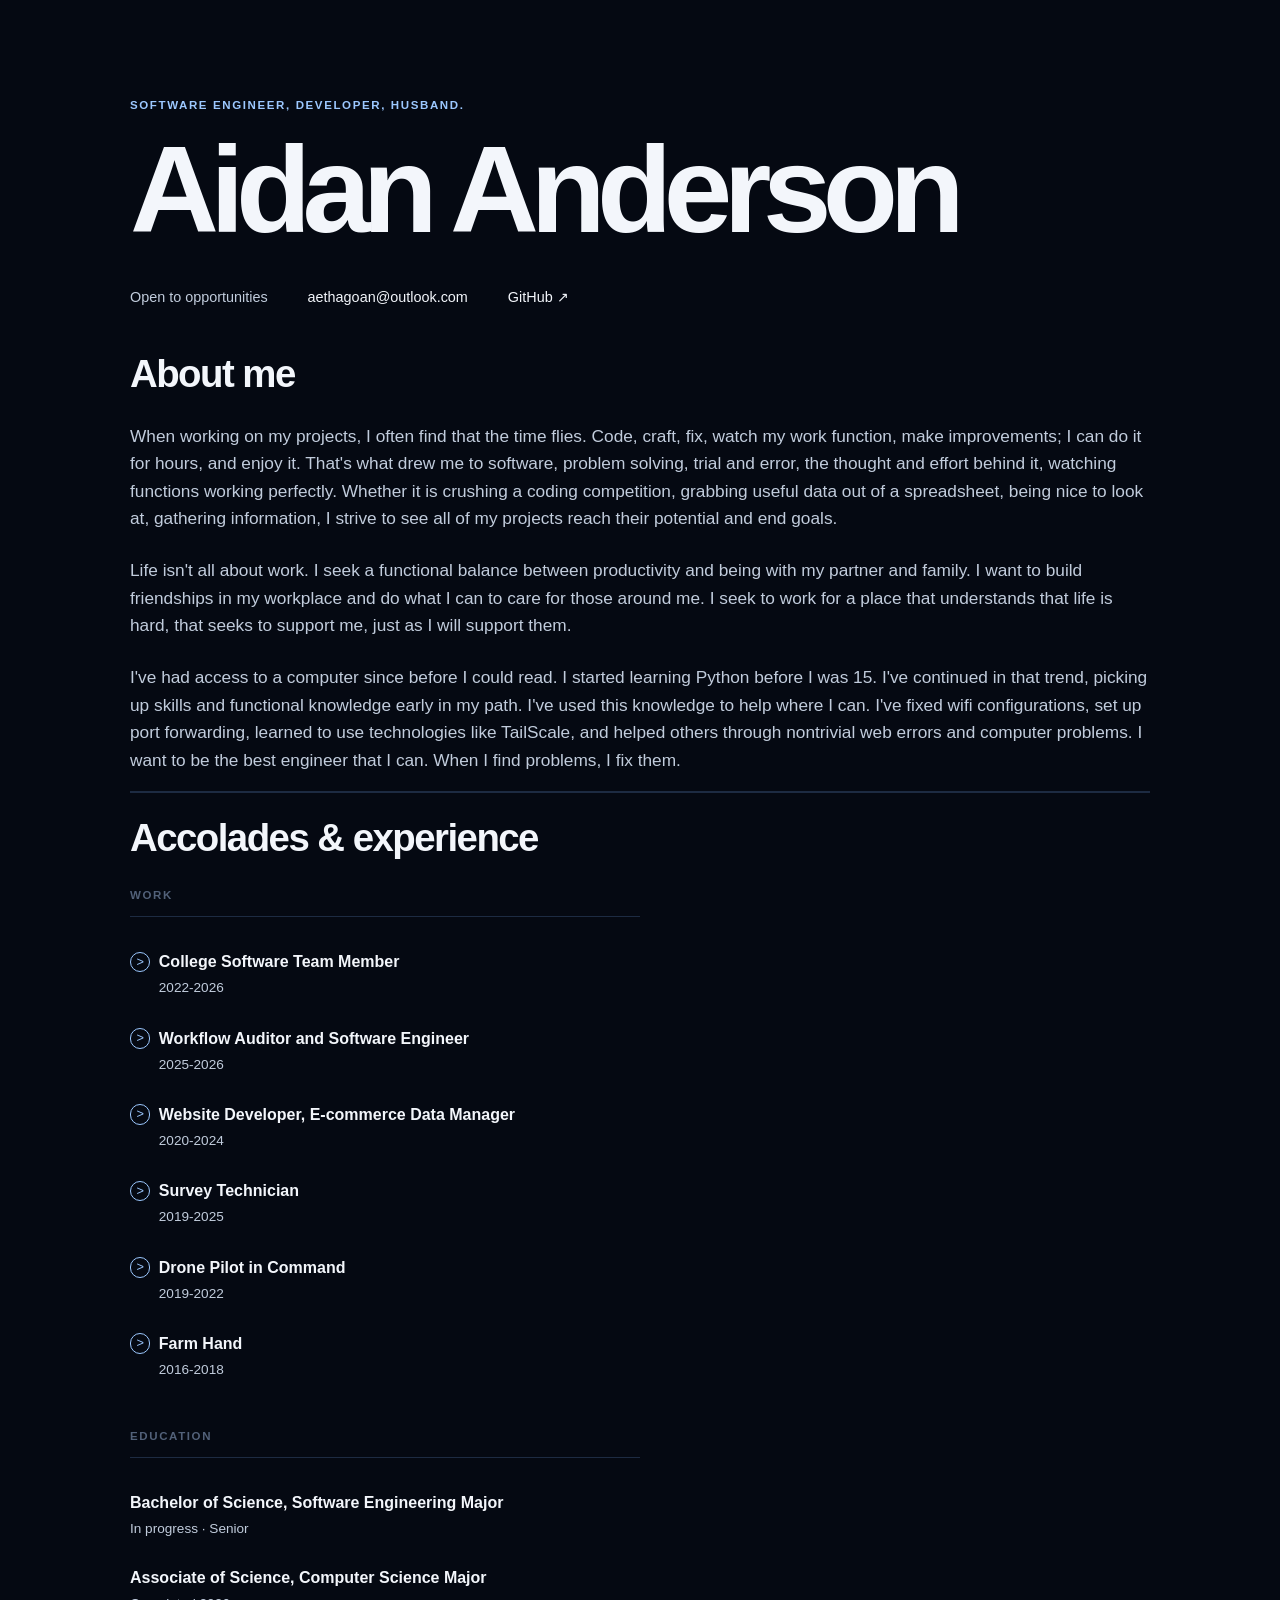
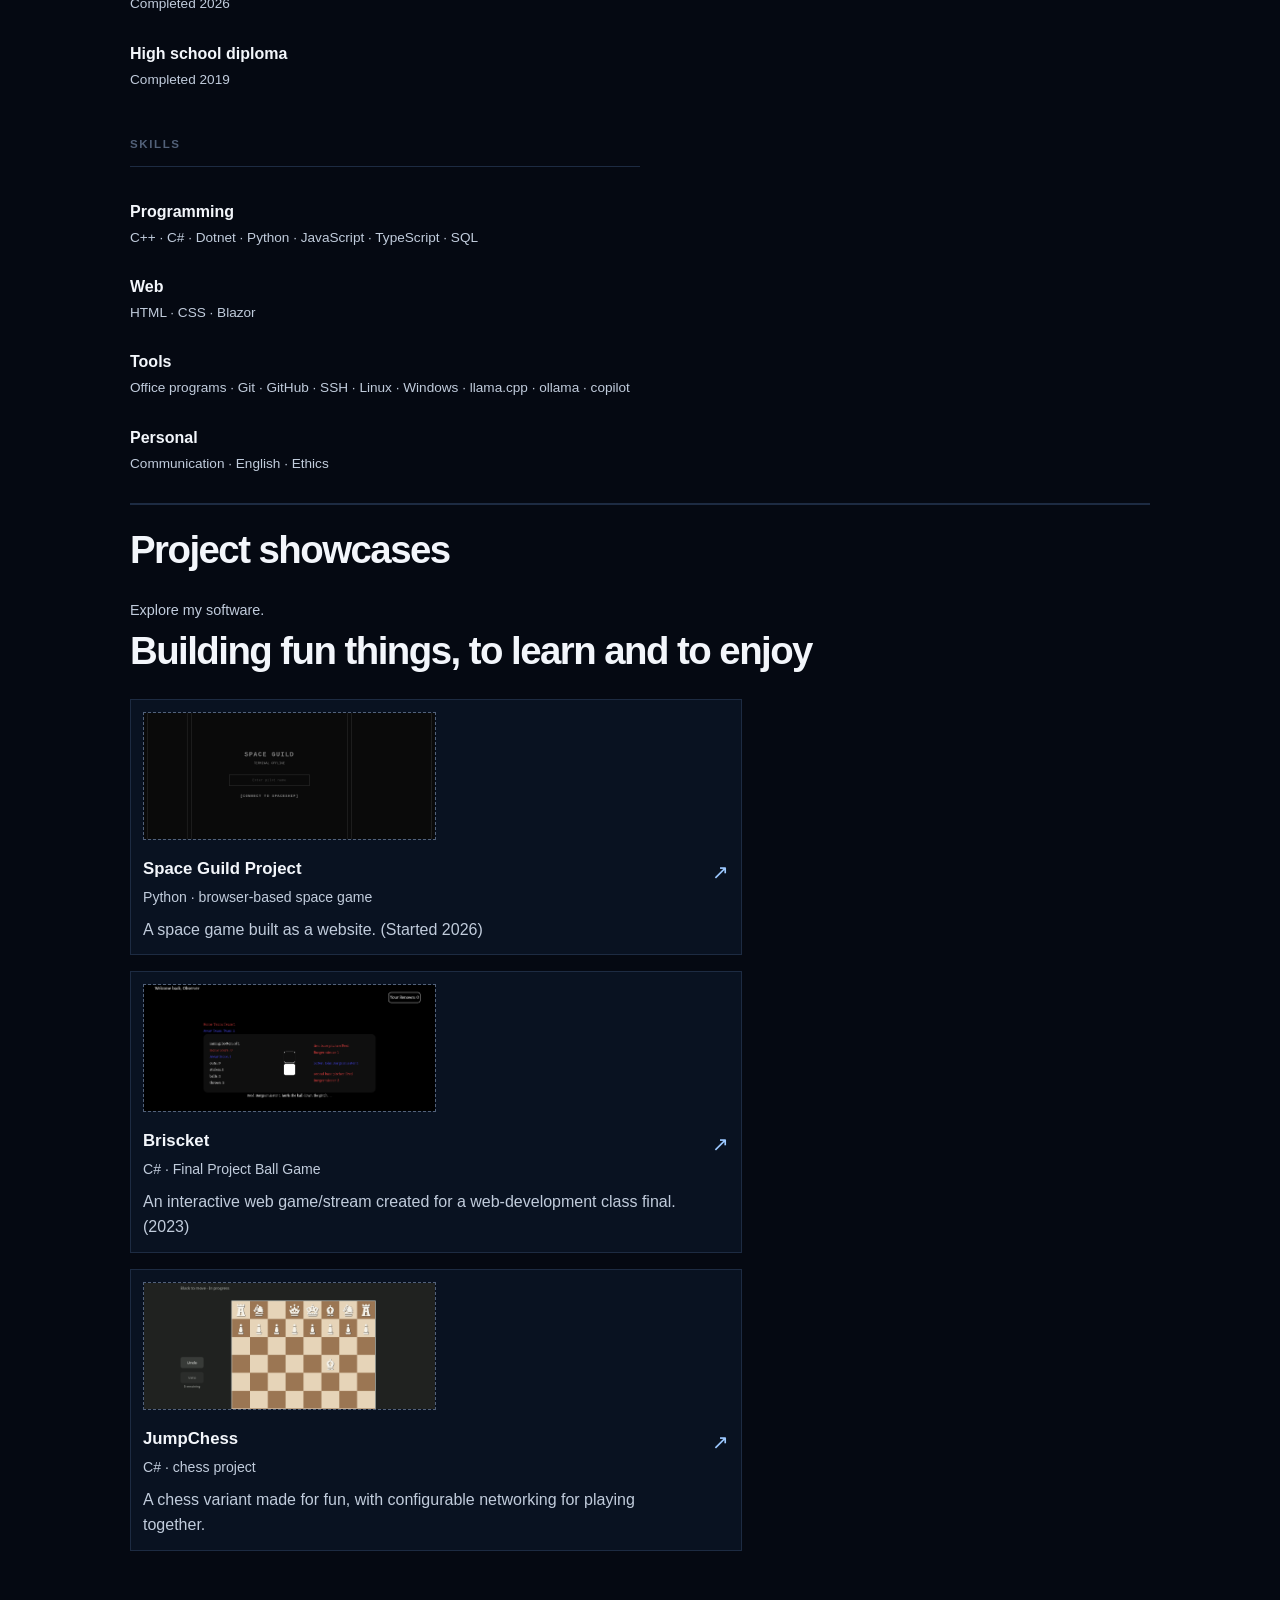
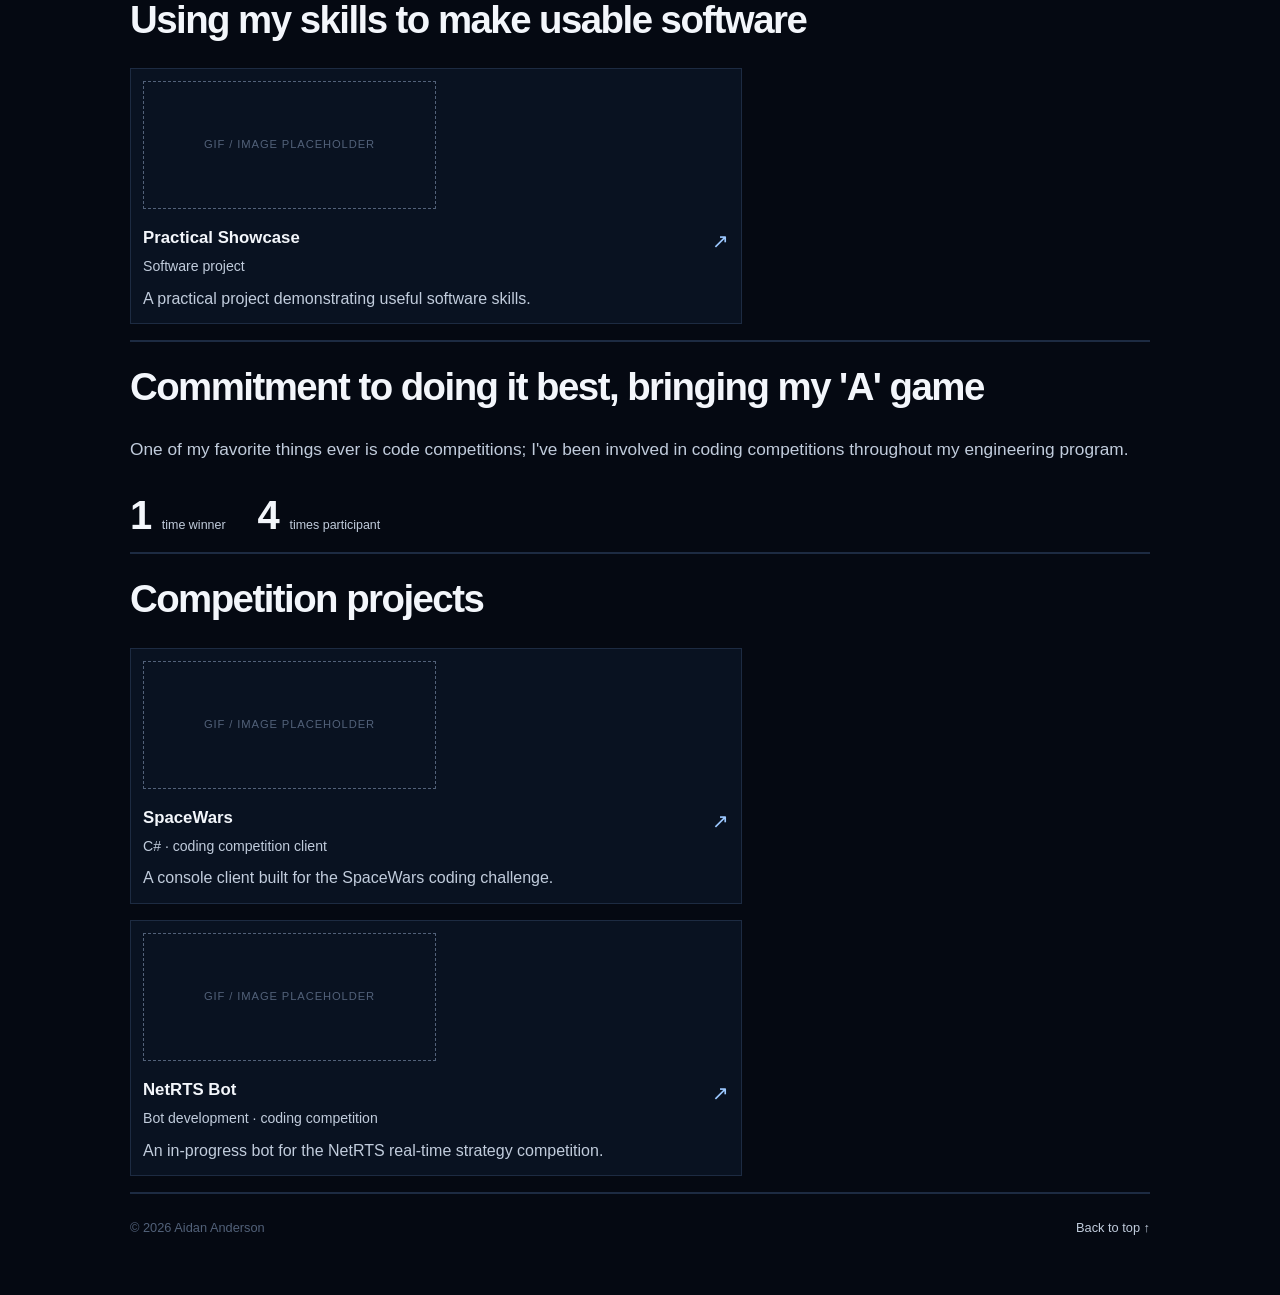
<file: index.html>
<!doctype html>
<html lang="en">

<head>
  <meta charset="utf-8" />
  <meta name="viewport" content="width=device-width, initial-scale=1" />
  <meta name="description" content="Portfolio and resume for Aidan — software developer." />
  <title>Aidan Anderson | Portfolio</title>
  <link rel="stylesheet" href="styles.css" />
</head>

<body>
  <main class="page-shell" id="top">
    <header class="site-header">
      <p class="eyebrow">Software Engineer, Developer, Husband.</p>
      <h1><a href="index.html">Aidan Anderson</a></h1>
    </header>

    <nav class="contact-bar" aria-label="Contact links">
      <span>Open to opportunities</span>
      <a href="mailto:aethagoan@outlook.com">aethagoan@outlook.com</a>
      <a href="https://github.com/Aethagoan">GitHub <span aria-hidden="true">↗</span></a>
    </nav>

    <section class="section-block" id="about">
      <div class="section-content">
        <h3>About me</h3>
        <div class="about-copy">
          <p>
            When working on my projects, I often find that the time flies. Code, craft, fix, watch my work function,
            make improvements; I can do it for hours, and enjoy it. That's what drew me to software, problem
            solving, trial and error, the thought and effort behind it, watching functions working perfectly. Whether
            it is crushing a coding competition, grabbing useful data out of a spreadsheet, being nice to look at,
            gathering information, I strive to see all of my projects reach their potential and end goals.
          </p>
          <p>
            Life isn't all about work. I seek a functional balance between productivity and being with my
            partner and family. I want to build friendships in my workplace and do what I can to care for those around
            me. I seek to work for a place that understands that life is hard, that seeks to support me, just as I will
            support them.
          </p>
          <p>I've had access to a computer since before I could read. I started learning Python before I was 15. I've
            continued in that trend, picking up skills and functional knowledge early in my path. I've used this
            knowledge to help where I can. I've fixed wifi configurations, set up port forwarding, learned to use
            technologies like TailScale, and helped others through nontrivial web errors and computer problems. I want
            to be the best engineer that I can. When I find problems, I fix them.</p>
        </div>
      </div>
    </section>

    <hr />

    <section class="section-block" id="experience">
      <div class="section-content">
        <h3>Accolades &amp; experience</h3>
        <div class="resume-grid">
          <div class="resume-item">
            <p class="item-label">Work</p>
            <ul>
              <li>
                <details class="experience-details">
                  <summary><strong>College Software Team Member</strong><span>2022-2026</span></summary>
                  <div class="experience-description">
                    <p>Worked on software teams in college, contributing to projects and learning Agile, Scrum, .NET,
                      PostgreSQL, Python, and web development.</p>
                    <p>Used Git and GitHub extensively for branch management and version control.</p>
                    <p>Learned to leverage local and cloud LLMs and AI to help complete tasks and automate repetitive
                      programming work.</p>
                  </div>
                </details>
              </li>
              <li>
                <details class="experience-details">
                  <summary><strong>Workflow Auditor and Software Engineer</strong><span>2025-2026</span></summary>
                  <div class="experience-description">
                    <p>Configured, programmed, and used open-source software to improve the company's ability to use
                      publicly available data, enabling faster project turnaround and greater accuracy.</p>
                    <p>Improved company workflows through AI integration, automatic cloud backups, local processing, and
                      other tools.</p>
                  </div>
                </details>
              </li>
              <li>
                <details class="experience-details">
                  <summary><strong>Website Developer, E-commerce Data Manager</strong><span>2020-2024</span></summary>
                  <div class="experience-description">
                    <p>Developed websites and managed e-commerce data for clients.</p>
                    <p>Developed tools to manage website inventory, including item listings, discounts, and promotional
                      banners.</p>
                  </div>
                </details>
              </li>
              <li>
                <details class="experience-details">
                  <summary><strong>Survey Technician</strong><span>2019-2025</span></summary>
                  <div class="experience-description">
                    <p>Worked on more than 50 real-world projects, collecting field data with RTK GPS and GNSS.
                      Returned data to the office to draft site plans, deed boundaries, subdivisions, and lot corners in
                      Trimble Business Center.</p>
                  </div>
                </details>
              </li>
              <li>
                <details class="experience-details">
                  <summary><strong>Drone Pilot in Command</strong><span>2019-2022</span></summary>
                  <div class="experience-description">
                    <p>Set up drone flights and used DJI drones to capture aerial imagery and geospatial data. Acquired
                      a sUAS drone pilot license.</p>
                    <p>Flew more than 20 missions, processed data, and delivered quality results for the company and
                      clients using DroneDeploy.</p>
                  </div>
                </details>
              </li>
              <li>
                <details class="experience-details">
                  <summary><strong>Farm Hand</strong><span>2016-2018</span></summary>
                  <div class="experience-description">
                    <p>Moved field sprinklers, opened and closed irrigation valves on schedule, and worked with
                      wheel-mounted, engine-driven pipes. Helped maintain the farm, haul junk, weld, and repair farm
                      equipment.</p>
                    <p>Used CAD software such as SolidWorks to model parts for farm equipment.</p>
                  </div>
                </details>
              </li>
            </ul>
          </div>
          <div class="resume-item">
            <p class="item-label">Education</p>
            <ul>
              <li><strong>Bachelor of Science, Software Engineering Major</strong><span>In progress · Senior</span></li>
              <li><strong>Associate of Science, Computer Science Major</strong><span>Completed 2026</span></li>
              <li><strong>High school diploma</strong><span>Completed 2019</span></li>
            </ul>
          </div>
          <div class="resume-item">
            <p class="item-label">Skills</p>
            <ul>
              <li><strong>Programming</strong><span>C++ · C# · Dotnet · Python · JavaScript · TypeScript · SQL</span>
              </li>
              <li><strong>Web</strong><span>HTML · CSS · Blazor</span></li>
              <li><strong>Tools</strong><span>Office programs · Git · GitHub · SSH · Linux · Windows · llama.cpp · ollama · copilot</span></li>
              <li><strong>Personal</strong><span>Communication · English · Ethics</span></li>
            </ul>
          </div>
        </div>
      </div>
    </section>

    <hr />

    <section class="section-block" id="showcase">
      <div class="section-content">
        <div class="section-heading">
          <h3>Project showcases</h3>
          <p class="section-note">Explore my software.</p>
        </div>
        <div class="showcase-group">
          <h3>Building fun things, to learn and to enjoy</h3>
          <div class="project-grid">
            <a class="project-card project-card-one" href="projects/project-one.html">
              <span class="project-media"><img src="projects/media/space-guild-game.png"
                  alt="Space Guild disconnected game screen screenshot" /></span>
              <span class="project-card-copy">
                <strong>Space Guild Project</strong>
                <small>Python · browser-based space game</small>
                <span class="project-description">A space game built as a website. (Started 2026)</span>
              </span>
              <span class="arrow" aria-hidden="true">↗</span>
            </a>
            <a class="project-card project-card-two" href="projects/project-two.html">
              <span class="project-media"><img src="projects/media/briscket-watch.png"
                  alt="Briscket spectate page screenshot" /></span>
              <span class="project-card-copy">
                <strong>Briscket</strong>
                <small>C# · Final Project Ball Game</small>
                <span class="project-description">An interactive web game/stream created for a web-development class
                  final. (2023)</span>
              </span>
              <span class="arrow" aria-hidden="true">↗</span>
            </a>
            <a class="project-card project-card-three" href="projects/project-three.html">
              <span class="project-media"><img src="projects/media/jumpchessgame.png"
                  alt="JumpChess board during a game screenshot" /></span>
              <span class="project-card-copy">
                <strong>JumpChess</strong>
                <small>C# · chess project</small>
                <span class="project-description">A chess variant made for fun, with configurable networking for playing together.</span>
              </span>
              <span class="arrow" aria-hidden="true">↗</span>
            </a>
          </div>
        </div>
        <div class="showcase-group">
          <h3>Using my skills to make usable software</h3>
          <div class="project-grid">
            <a class="project-card project-card-four" href="projects/project-four.html">
              <span class="project-media" aria-hidden="true">GIF / image placeholder</span>
              <span class="project-card-copy">
                <strong>Practical Showcase</strong>
                <small>Software project</small>
                <span class="project-description">A practical project demonstrating useful software skills.</span>
              </span>
              <span class="arrow" aria-hidden="true">↗</span>
            </a>
          </div>
        </div>
      </div>
    </section>

    <hr />

    <section class="section-block" id="competitions">
      <div class="section-content">
        <h3>Commitment to doing it best, bringing my 'A' game</h3>
        <div class="competition-copy">
          <p>
            One of my favorite things ever is code competitions; I've been involved in coding competitions throughout my
            engineering program.
          </p>
          <div class="competition-stats">
            <div class="competition-stat">
              <strong>1</strong>
              <span>time winner</span>
            </div>
            <div class="competition-stat">
              <strong>4</strong>
              <span>times participant</span>
            </div>
          </div>
        </div>
      </div>
    </section>

    <hr />

    <section class="section-block" id="competition-projects">
      <div class="section-content">
        <h3>Competition projects</h3>
        <div class="project-grid">
          <a class="project-card project-card-five" href="projects/project-five.html">
            <span class="project-media" aria-hidden="true">GIF / image placeholder</span>
            <span class="project-card-copy">
              <strong>SpaceWars</strong>
              <small>C# · coding competition client</small>
              <span class="project-description">A console client built for the SpaceWars coding challenge.</span>
            </span>
            <span class="arrow" aria-hidden="true">↗</span>
          </a>
          <a class="project-card project-card-six" href="projects/project-six.html">
            <span class="project-media" aria-hidden="true">GIF / image placeholder</span>
            <span class="project-card-copy">
              <strong>NetRTS Bot</strong>
              <small>Bot development · coding competition</small>
              <span class="project-description">An in-progress bot for the NetRTS real-time strategy competition.</span>
            </span>
            <span class="arrow" aria-hidden="true">↗</span>
          </a>
        </div>
      </div>
    </section>

    <hr />

    <footer>
      <span>© 2026 Aidan Anderson</span>
      <a href="#top" aria-label="Back to top">Back to top ↑</a>
    </footer>
  </main>
</body>

</html>
</file>
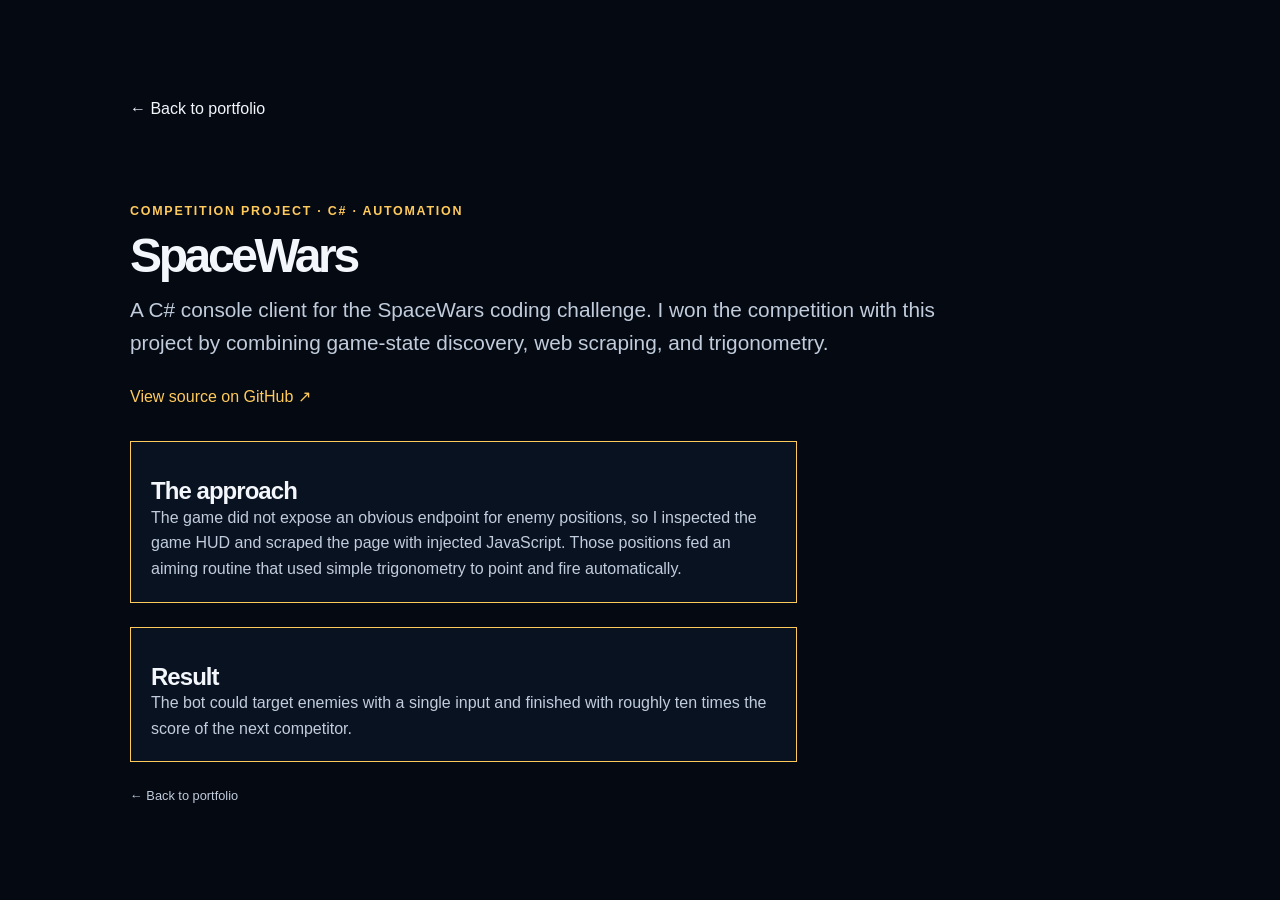
<file: projects/project-five.html>
<!doctype html>
<html lang="en">

<head>
  <meta charset="utf-8" />
  <meta name="viewport" content="width=device-width, initial-scale=1" />
  <title>SpaceWars | Aethagoan</title>
  <link rel="stylesheet" href="../styles.css" />
  <link rel="stylesheet" href="project-base.css" />
  <link rel="stylesheet" href="project-five.css" />
</head>

<body>
  <main class="page-shell project-page project-five">
    <a href="../index.html">← Back to portfolio</a>
    <header class="site-header project-hero">
      <p class="project-tag">Competition project · C# · automation</p>
      <h1>SpaceWars</h1>
      <p class="intro">A C# console client for the SpaceWars coding challenge. I won the competition with this project
        by combining game-state discovery, web scraping, and trigonometry.</p>
      <div class="project-links">
        <a href="https://github.com/Aethagoan/SpaceWars.Console">View source on GitHub ↗</a>
      </div>
    </header>
    <section class="project-content">
      <div class="project-panel">
        <h2>The approach</h2>
        <p>The game did not expose an obvious endpoint for enemy positions, so I inspected the game HUD and scraped the
          page with injected JavaScript. Those positions fed an aiming routine that used simple trigonometry to point and
          fire automatically.</p>
      </div>
      <div class="project-panel">
        <h2>Result</h2>
        <p>The bot could target enemies with a single input and finished with roughly ten times the score of the next
          competitor.</p>
      </div>
    </section>
  <footer><a href="../index.html">← Back to portfolio</a></footer>
</main>
</body>

</html>
</file>
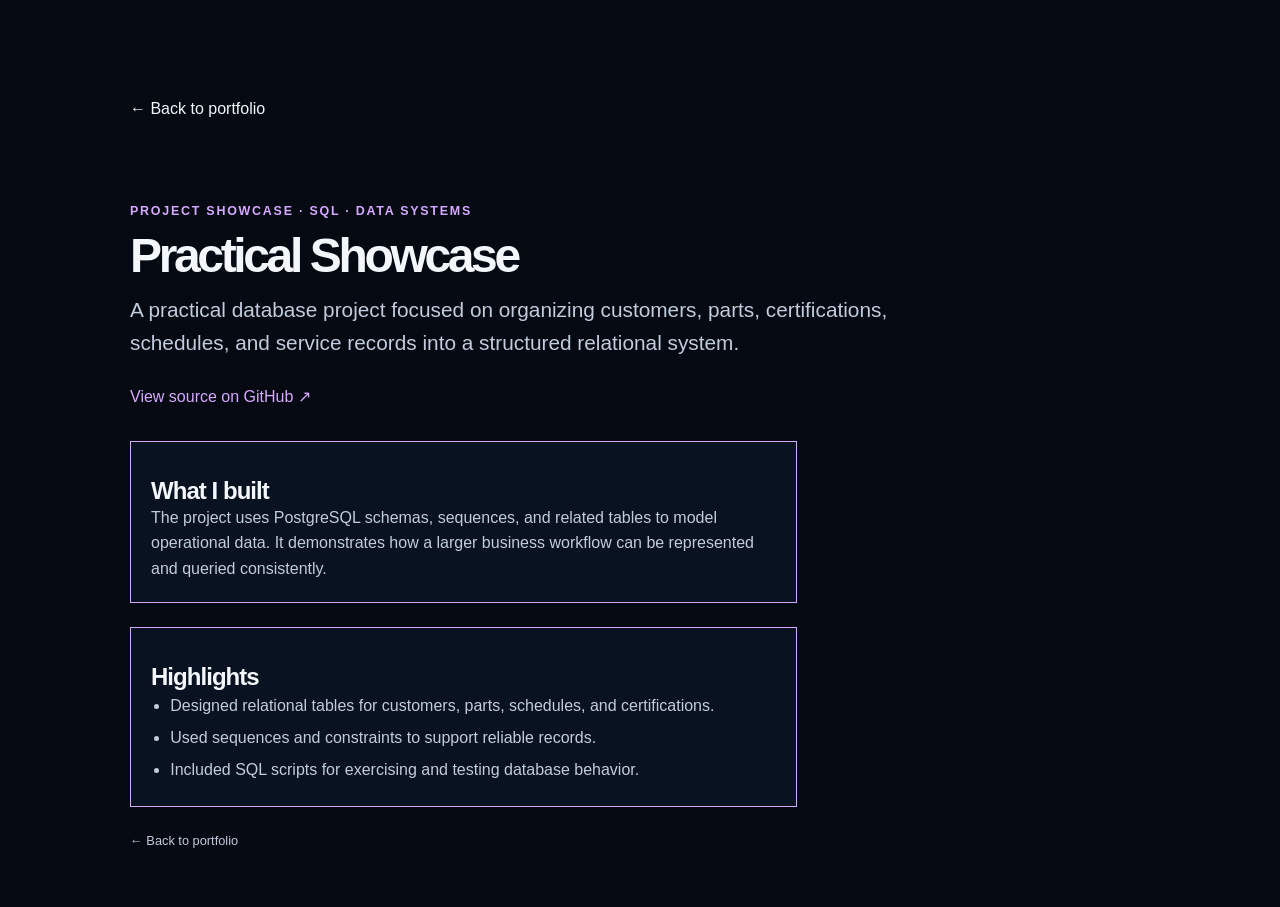
<file: projects/project-four.html>
<!doctype html>
<html lang="en">
  <head>
    <meta charset="utf-8" />
    <meta name="viewport" content="width=device-width, initial-scale=1" />
    <title>Practical Showcase | Aethagoan</title>
    <link rel="stylesheet" href="../styles.css" />
    <link rel="stylesheet" href="project-base.css" />
    <link rel="stylesheet" href="project-four.css" />
  </head>
  <body>
    <main class="page-shell project-page project-four">
      <a href="../index.html">← Back to portfolio</a>
      <header class="site-header project-hero">
        <p class="project-tag">Project showcase · SQL · data systems</p>
        <h1>Practical Showcase</h1>
        <p class="intro">A practical database project focused on organizing customers, parts, certifications, schedules,
          and service records into a structured relational system.</p>
        <div class="project-links">
          <a href="https://github.com/Aethagoan/DatabasesProject">View source on GitHub ↗</a>
        </div>
      </header>
      <section class="project-content">
        <div class="project-panel">
          <h2>What I built</h2>
          <p>The project uses PostgreSQL schemas, sequences, and related tables to model operational data. It
            demonstrates how a larger business workflow can be represented and queried consistently.</p>
        </div>
        <div class="project-panel">
          <h2>Highlights</h2>
          <ul>
            <li>Designed relational tables for customers, parts, schedules, and certifications.</li>
            <li>Used sequences and constraints to support reliable records.</li>
            <li>Included SQL scripts for exercising and testing database behavior.</li>
          </ul>
        </div>
      </section>
    <footer><a href="../index.html">← Back to portfolio</a></footer>
</main>
  </body>
</html>
</file>
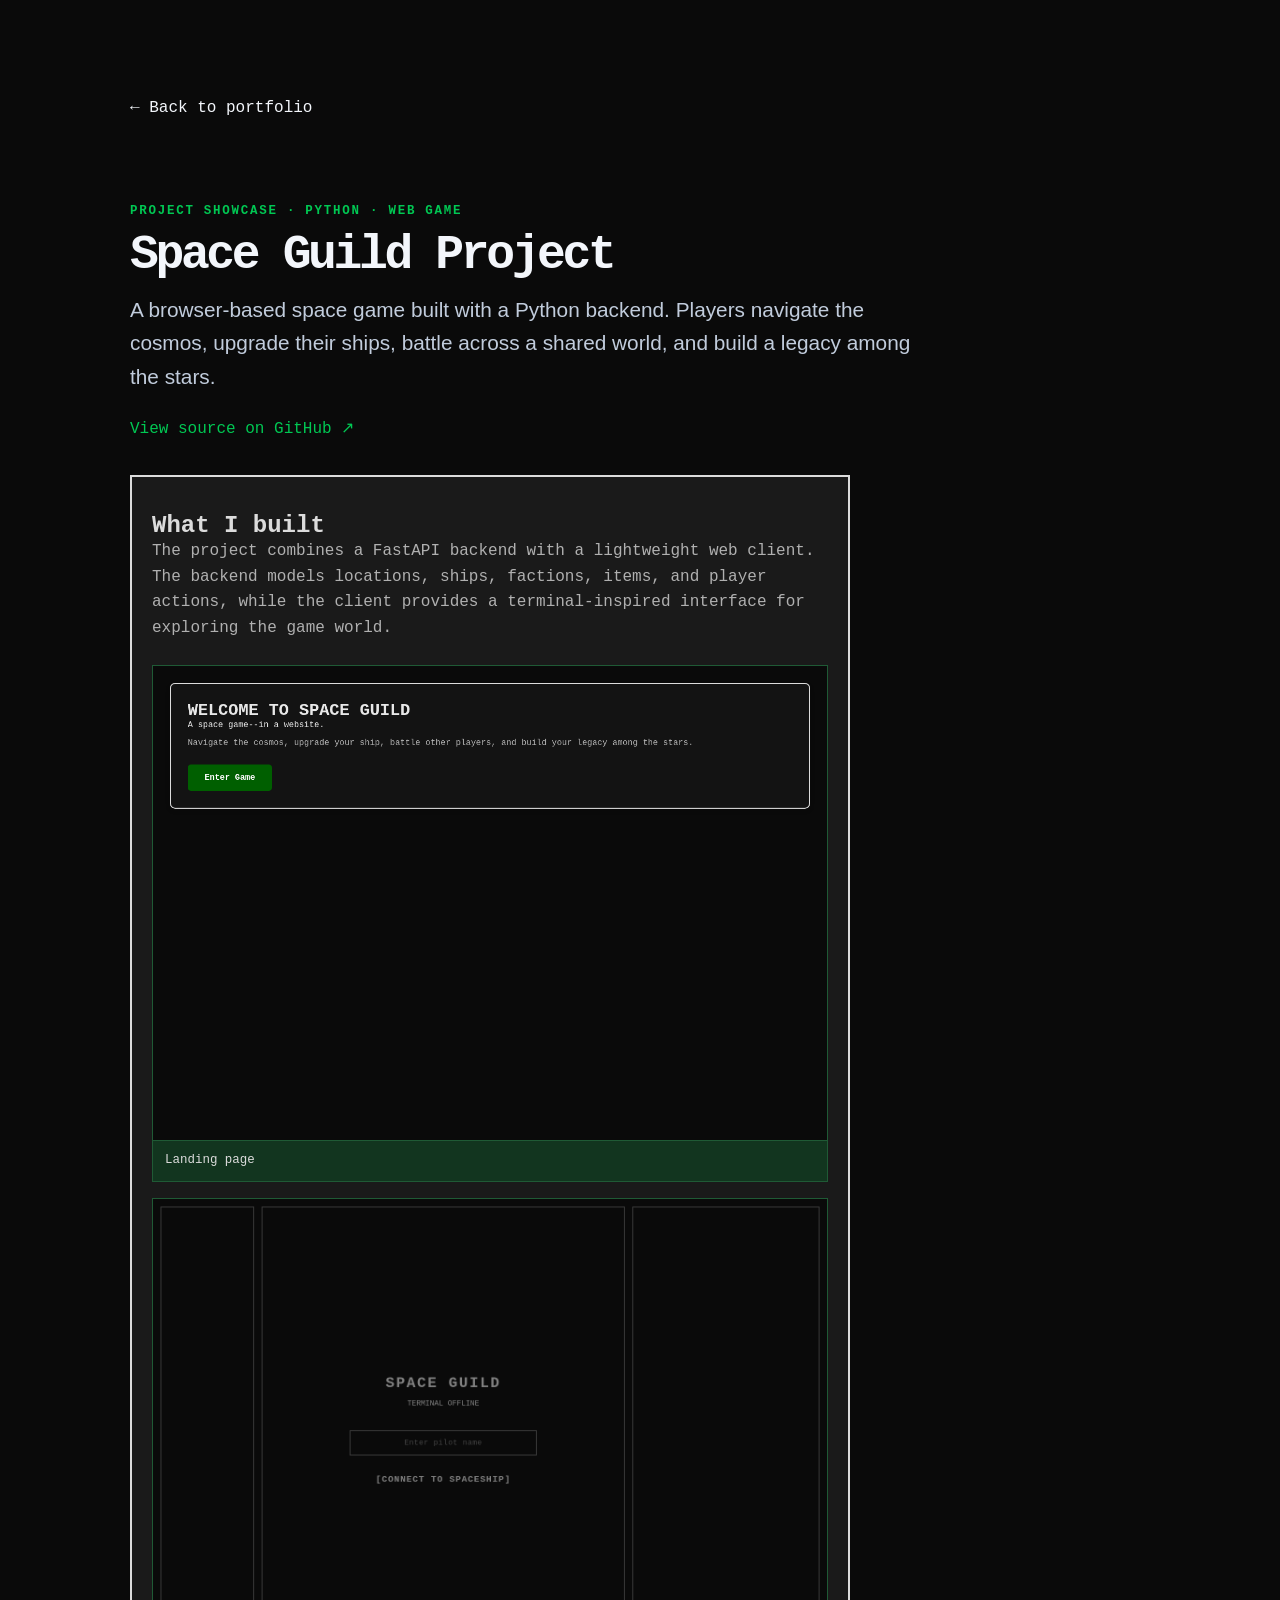
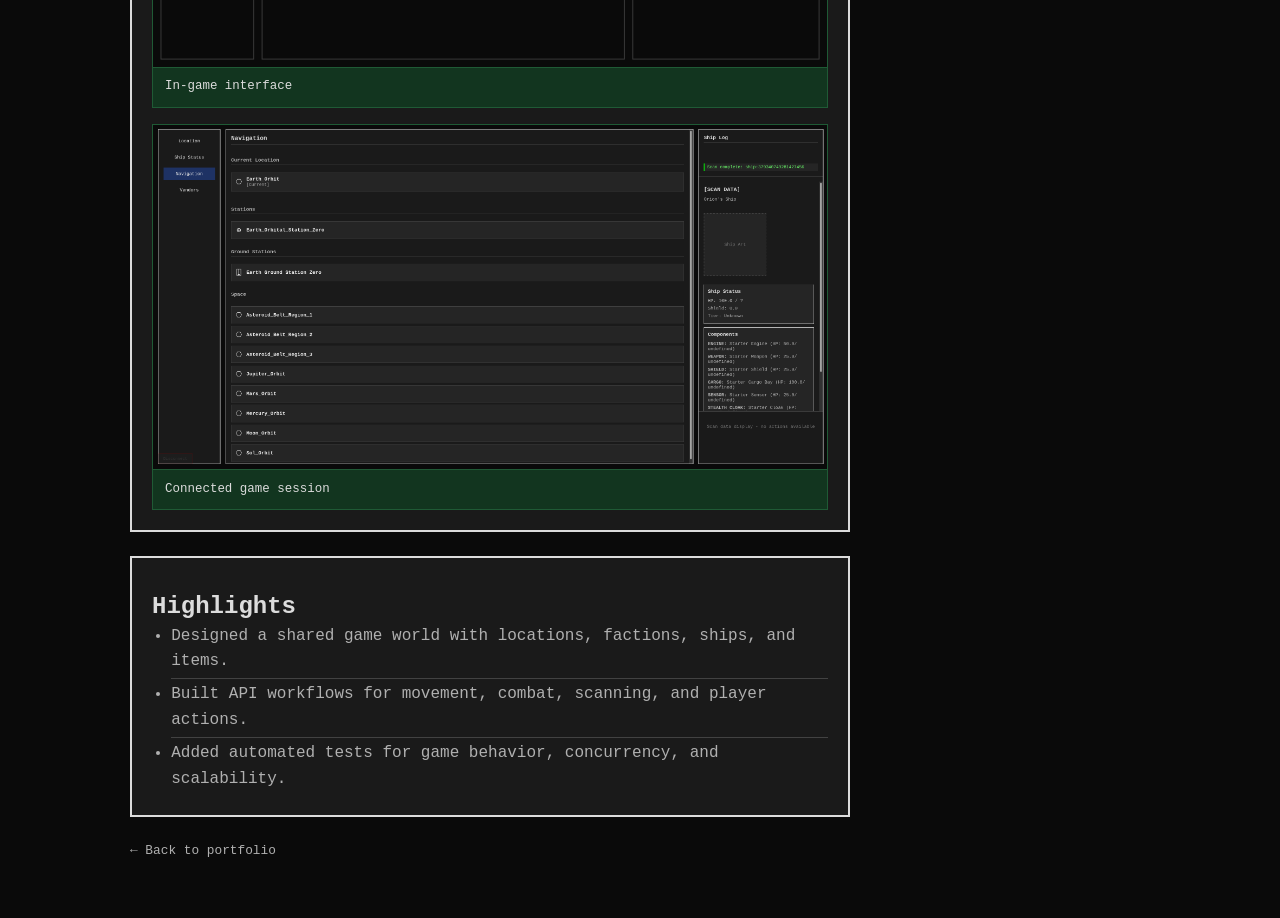
<file: projects/project-one.html>
<!doctype html>
<html lang="en">

<head>
  <meta charset="utf-8" />
  <meta name="viewport" content="width=device-width, initial-scale=1" />
  <title>Space Guild Project | Aethagoan</title>
  <link rel="stylesheet" href="../styles.css" />
  <link rel="stylesheet" href="project-base.css" />
  <link rel="stylesheet" href="project-one.css" />
</head>

<body class="project-one-page">
  <main class="page-shell project-page project-one">
    <a href="../index.html">← Back to portfolio</a>
    <header class="site-header project-hero">
      <p class="project-tag">Project showcase · Python · web game</p>
      <h1>Space Guild Project</h1>
      <p class="intro">A browser-based space game built with a Python backend. Players navigate the cosmos, upgrade
        their ships, battle across a shared world, and build a legacy among the stars.</p>
      <div class="project-links">
        <a href="https://github.com/Aethagoan/Space-Guild-Project">View source on GitHub ↗</a>
      </div>
    </header>
    <section class="project-content">
      <div class="project-panel">
        <h2>What I built</h2>
        <p>The project combines a FastAPI backend with a lightweight web client. The backend models locations, ships,
          factions, items, and player actions, while the client provides a terminal-inspired interface for exploring
          the game world.</p>
        <div class="project-gallery">
          <figure class="project-screenshot">
            <img src="media/space-guild.png" alt="Space Guild landing page running in a browser" />
            <figcaption>Landing page</figcaption>
          </figure>
          <figure class="project-screenshot">
            <img src="media/space-guild-game.png" alt="Space Guild game interface with navigation, ship details, and actions" />
            <figcaption>In-game interface</figcaption>
          </figure>
          <figure class="project-screenshot">
            <img src="media/Connected-SpaceGuild.png" alt="Space Guild connected game screen" />
            <figcaption>Connected game session</figcaption>
          </figure>
        </div>
      </div>
      <div class="project-panel">
        <h2>Highlights</h2>
        <ul>
          <li>Designed a shared game world with locations, factions, ships, and items.</li>
          <li>Built API workflows for movement, combat, scanning, and player actions.</li>
          <li>Added automated tests for game behavior, concurrency, and scalability.</li>
        </ul>
      </div>
    </section>
  <footer><a href="../index.html">← Back to portfolio</a></footer>
</main>
</body>

</html>
</file>
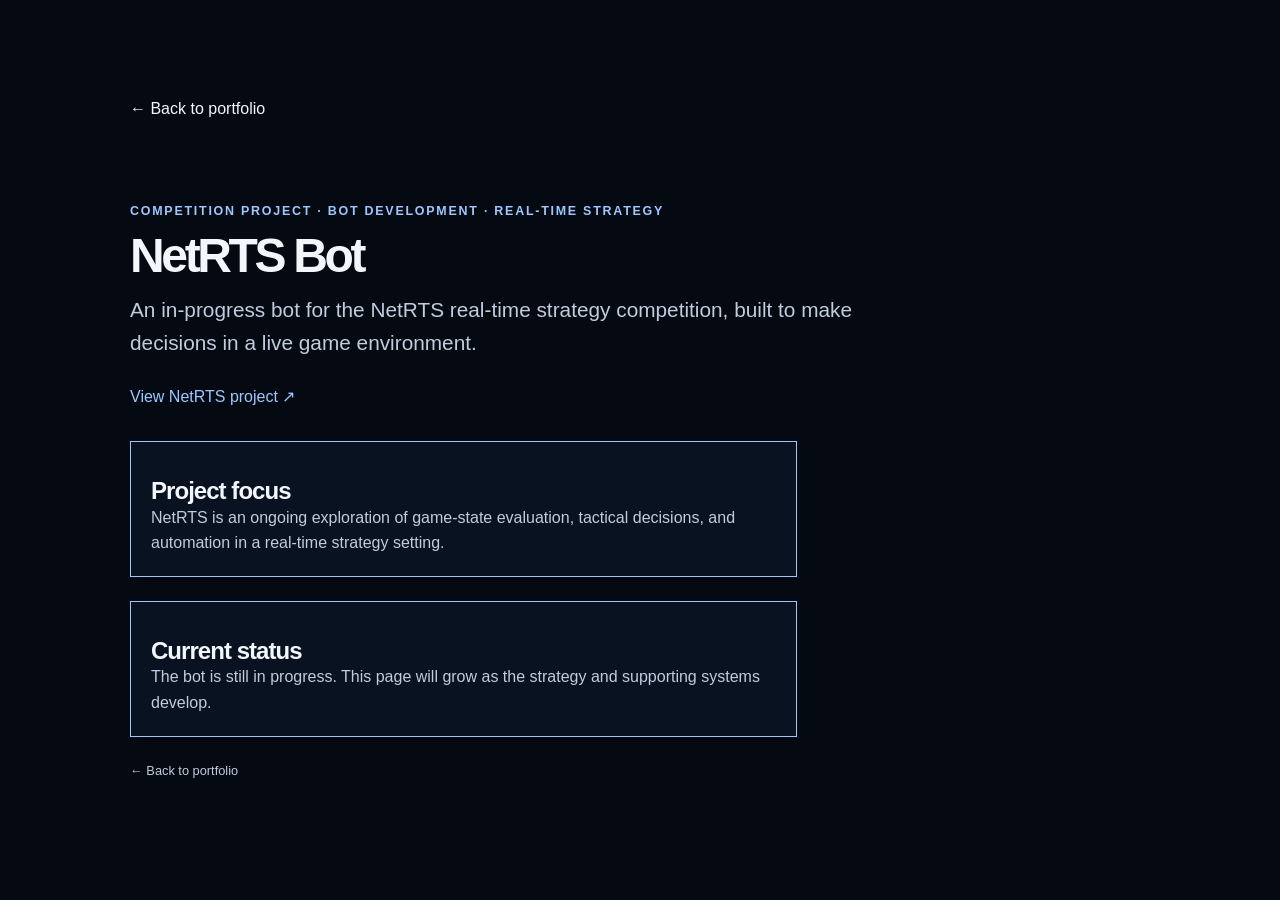
<file: projects/project-six.html>
<!doctype html>
<html lang="en">

<head>
  <meta charset="utf-8" />
  <meta name="viewport" content="width=device-width, initial-scale=1" />
  <title>NetRTS Bot | Aethagoan</title>
  <link rel="stylesheet" href="../styles.css" />
  <link rel="stylesheet" href="project-base.css" />
  <link rel="stylesheet" href="project-six.css" />
</head>

<body>
  <main class="page-shell project-page project-six">
    <a href="../index.html">← Back to portfolio</a>
    <header class="site-header project-hero">
      <p class="project-tag">Competition project · bot development · real-time strategy</p>
      <h1>NetRTS Bot</h1>
      <p class="intro">An in-progress bot for the NetRTS real-time strategy competition, built to make decisions in a
        live game environment.</p>
      <div class="project-links">
        <a href="https://github.com/SnowSE/NetRTS">View NetRTS project ↗</a>
      </div>
    </header>
    <section class="project-content">
      <div class="project-panel">
        <h2>Project focus</h2>
        <p>NetRTS is an ongoing exploration of game-state evaluation, tactical decisions, and automation in a
          real-time strategy setting.</p>
      </div>
      <div class="project-panel">
        <h2>Current status</h2>
        <p>The bot is still in progress. This page will grow as the strategy and supporting systems develop.</p>
      </div>
    </section>
  <footer><a href="../index.html">← Back to portfolio</a></footer>
</main>
</body>

</html>
</file>
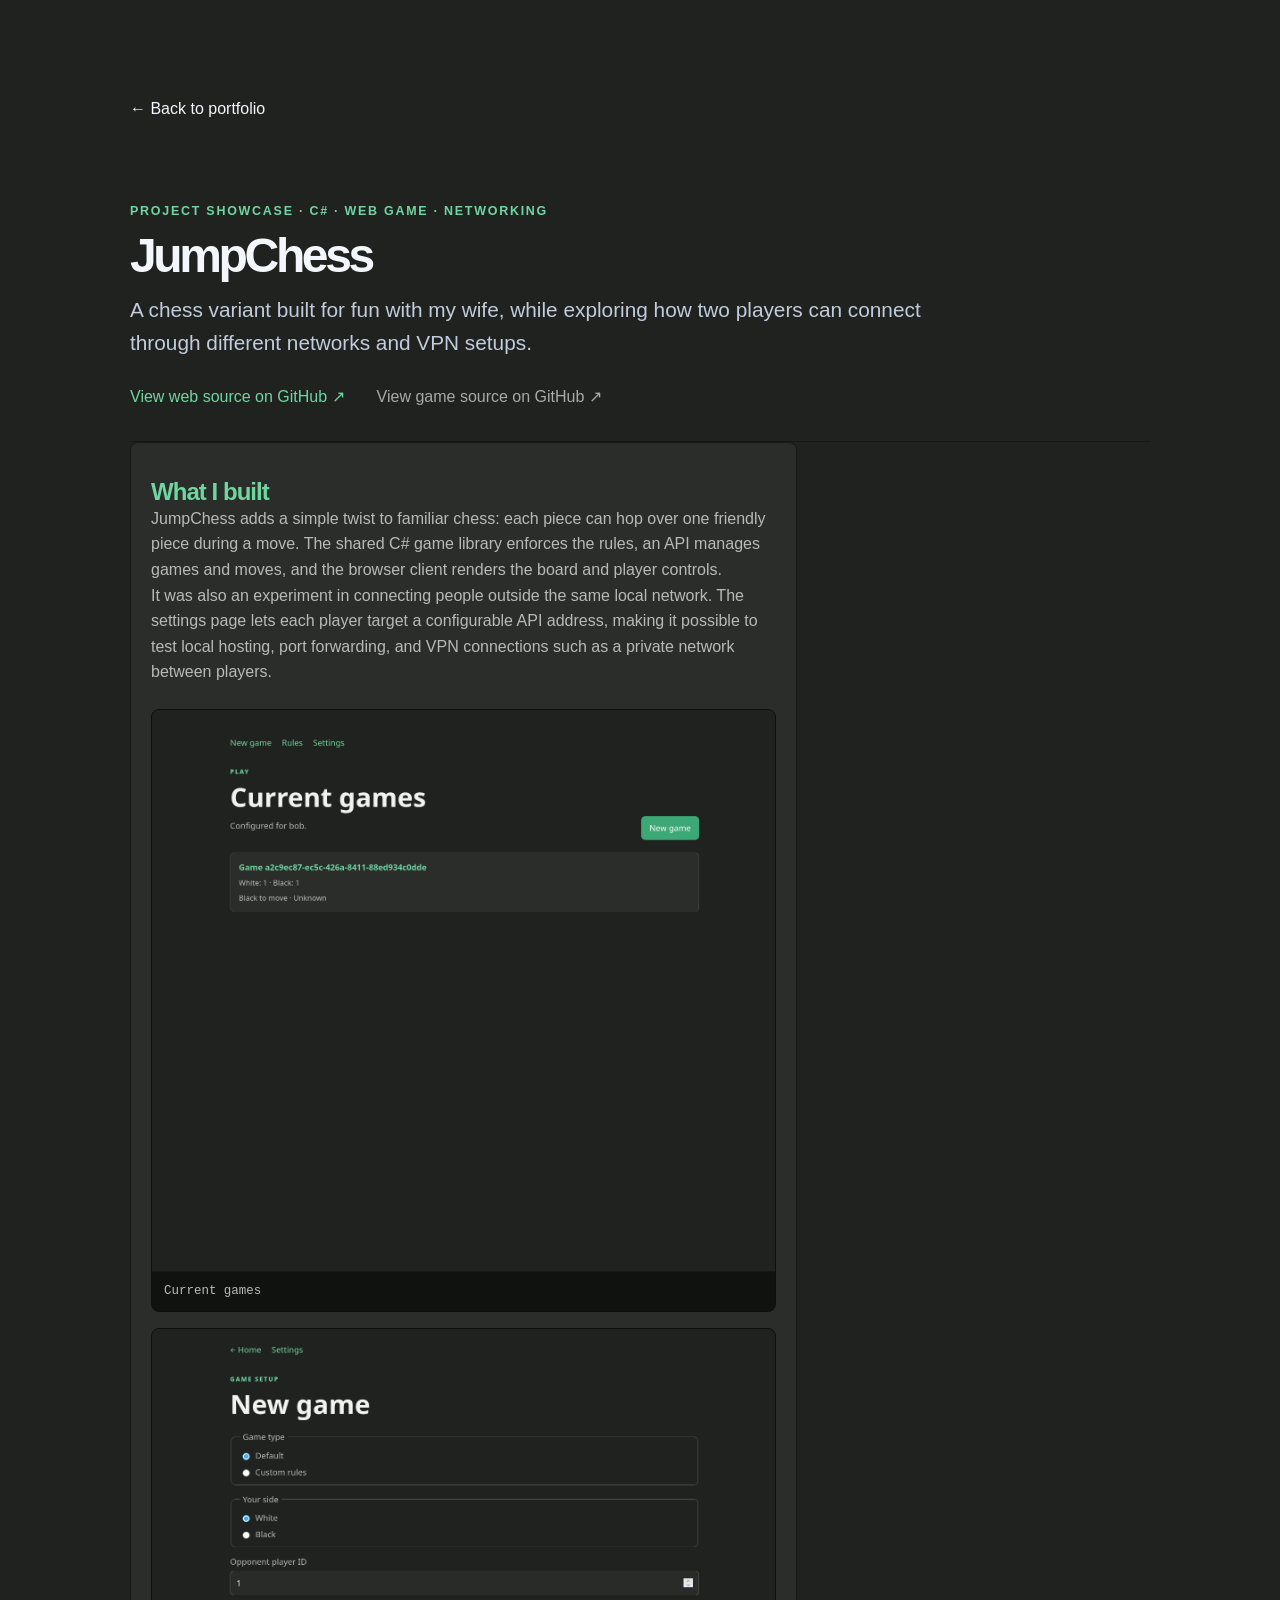
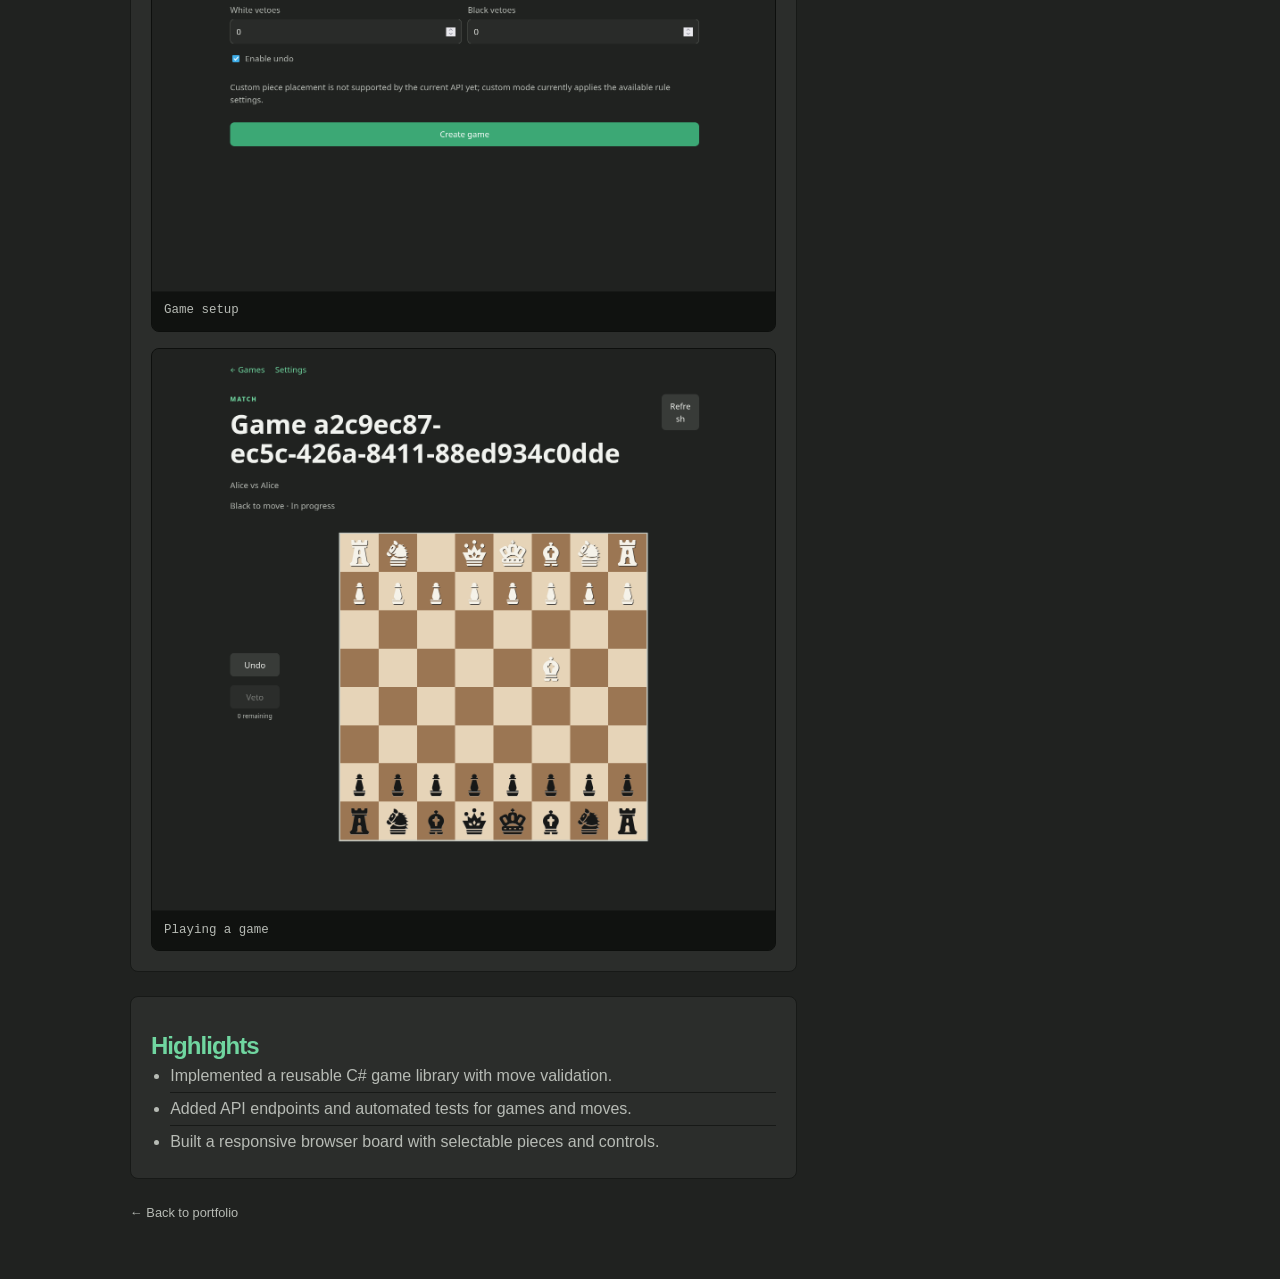
<file: projects/project-three.html>
<!doctype html>
<html lang="en">

<head>
  <meta charset="utf-8" />
  <meta name="viewport" content="width=device-width, initial-scale=1" />
  <title>JumpChess | Aethagoan</title>
  <link rel="stylesheet" href="../styles.css" />
  <link rel="stylesheet" href="project-base.css" />
  <link rel="stylesheet" href="project-three.css" />
</head>

<body class="project-three-page">
  <main class="page-shell project-page project-three">
    <a href="../index.html">← Back to portfolio</a>
    <header class="site-header project-hero">
      <p class="project-tag">Project showcase · C# · web game · networking</p>
      <h1>JumpChess</h1>
      <p class="intro">A chess variant built for fun with my wife, while exploring how two players can connect through
        different networks and VPN setups.</p>
      <div class="project-links">
        <a href="https://github.com/Aethagoan/JumpChessWeb">View web source on GitHub ↗</a>
        <a class="game-source-link" href="https://github.com/Aethagoan/JumpChess">View game source on GitHub ↗</a>
      </div>
    </header>
    <section class="project-content">
      <div class="project-panel">
        <h2>What I built</h2>
        <p>JumpChess adds a simple twist to familiar chess: each piece can hop over one friendly piece during a move.
          The shared C# game library enforces the rules, an API manages games and moves, and the browser client renders
          the board and player controls.</p>
        <p>It was also an experiment in connecting people outside the same local network. The settings page lets each
          player target a configurable API address, making it possible to test local hosting, port forwarding, and VPN
          connections such as a private network between players.</p>
        <div class="project-gallery">
          <figure class="project-screenshot">
            <img src="media/gamesandfrontpagejumpchess.png" alt="JumpChess current games page in a browser" />
            <figcaption>Current games</figcaption>
          </figure>
          <figure class="project-screenshot">
            <img src="media/jumpchesssetup.png" alt="JumpChess new game setup page" />
            <figcaption>Game setup</figcaption>
          </figure>
          <figure class="project-screenshot">
            <img src="media/jumpchessgame.png" alt="JumpChess board during a game" />
            <figcaption>Playing a game</figcaption>
          </figure>
        </div>
      </div>
      <div class="project-panel">
        <h2>Highlights</h2>
        <ul>
          <li>Implemented a reusable C# game library with move validation.</li>
          <li>Added API endpoints and automated tests for games and moves.</li>
          <li>Built a responsive browser board with selectable pieces and controls.</li>
        </ul>
      </div>
    </section>
  <footer><a href="../index.html">← Back to portfolio</a></footer>
</main>
</body>

</html>
</file>
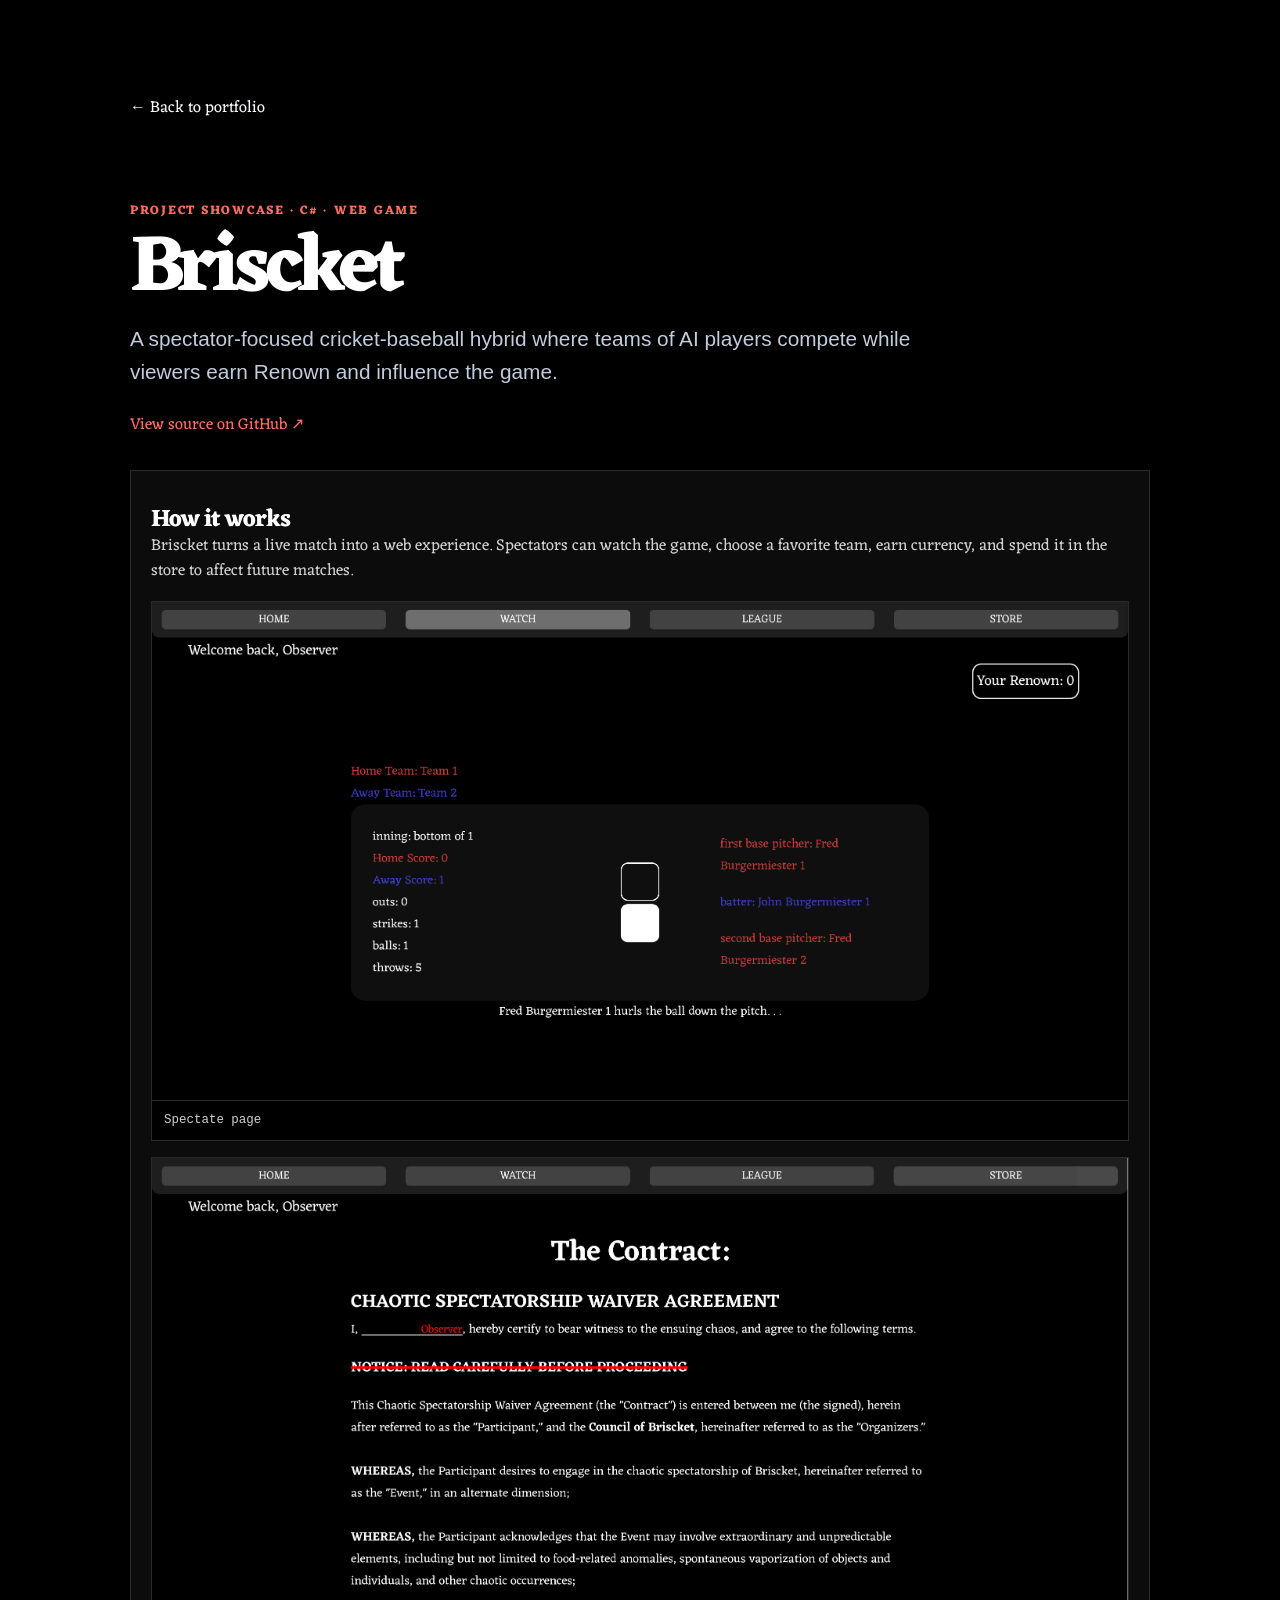
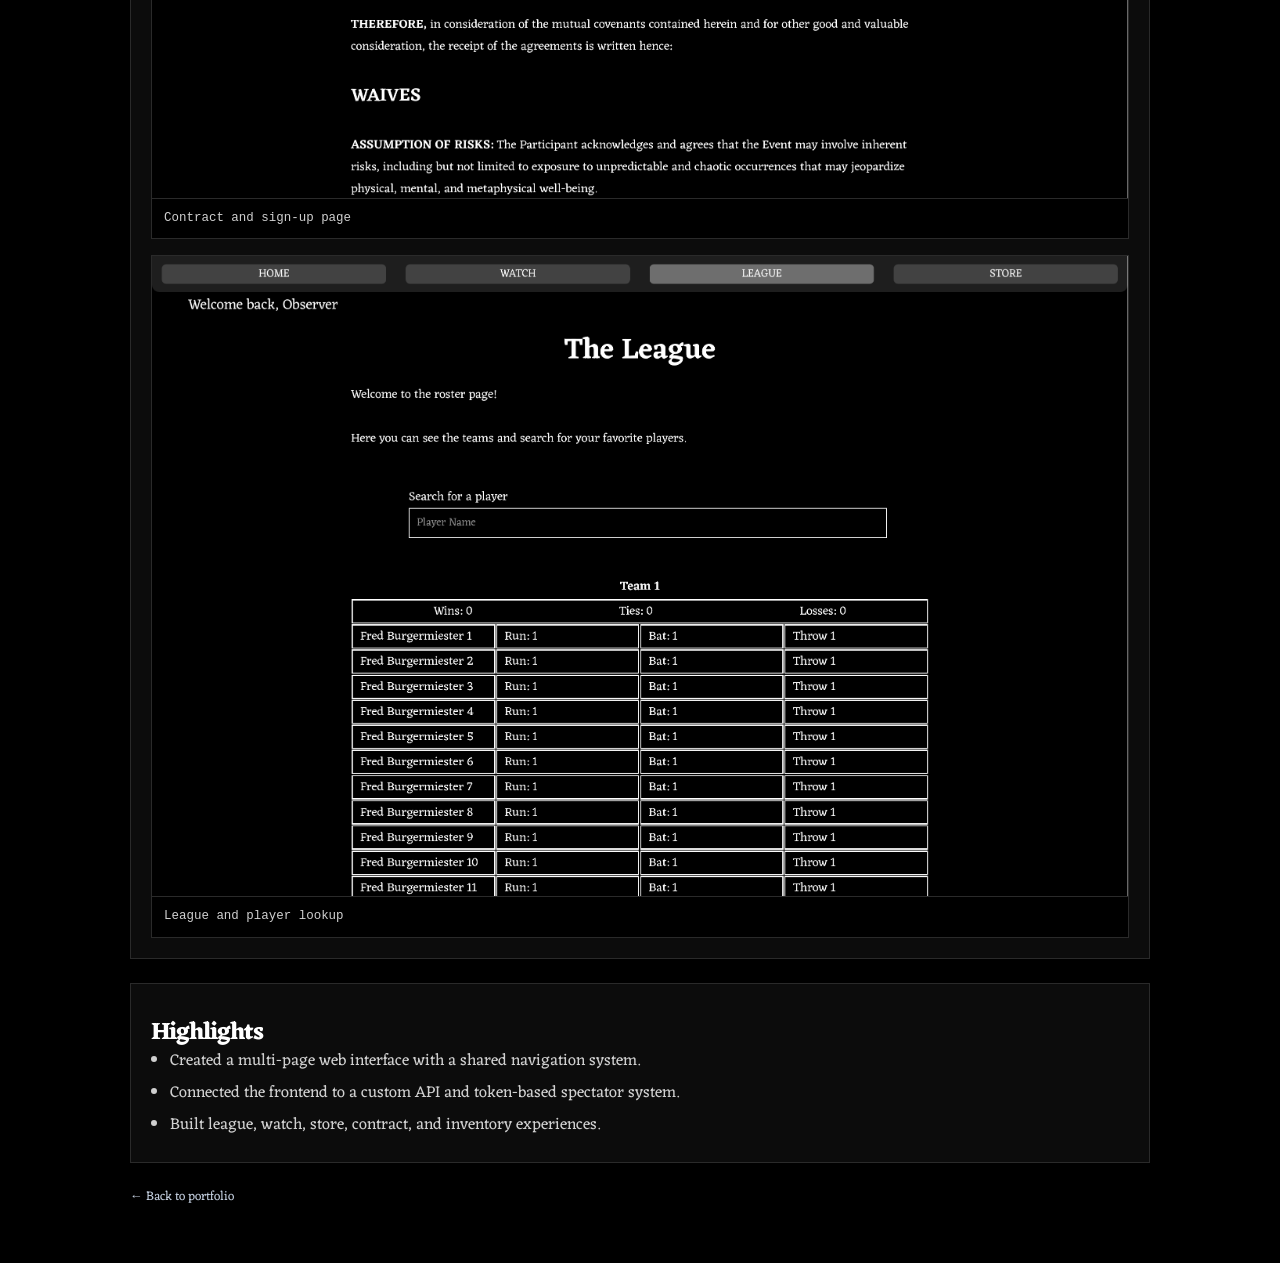
<file: projects/project-two.html>
<!doctype html>
<html lang="en">
  <head>
    <meta charset="utf-8" />
    <meta name="viewport" content="width=device-width, initial-scale=1" />
    <title>Briscket | Aethagoan</title>
    <link rel="stylesheet" href="../styles.css" />
    <link rel="stylesheet" href="project-base.css" />
    <link rel="stylesheet" href="project-two.css" />
    <link rel="preconnect" href="https://fonts.googleapis.com" />
    <link rel="preconnect" href="https://fonts.gstatic.com" crossorigin />
    <link href="https://fonts.googleapis.com/css2?family=Eczar:wght@400;600&display=swap" rel="stylesheet" />
  </head>
  <body class="project-two-page">
    <main class="page-shell project-page project-two">
      <a href="../index.html">← Back to portfolio</a>
      <header class="site-header project-hero">
        <p class="project-tag">Project showcase · C# · web game</p>
        <h1>Briscket</h1>
        <p class="intro">A spectator-focused cricket-baseball hybrid where teams of AI players compete while viewers
          earn Renown and influence the game.</p>
        <div class="project-links">
          <a href="https://github.com/Aethagoan/Final-Project-Ball-Game">View source on GitHub ↗</a>
        </div>
      </header>
      <section class="project-content">
        <div class="project-panel">
          <h2>How it works</h2>
          <p>Briscket turns a live match into a web experience. Spectators can watch the game, choose a favorite team,
            earn currency, and spend it in the store to affect future matches.</p>
          <div class="project-gallery">
            <figure class="project-screenshot">
              <img src="media/briscket-watch.png" alt="Briscket spectate page running in a browser" />
              <figcaption>Spectate page</figcaption>
            </figure>
          </div>
          <figure class="project-screenshot project-screenshot-scroll">
            <div class="project-screenshot-scroll-area">
              <img src="media/briscket-contract.png" alt="Briscket contract sign-up page running in a browser" />
            </div>
            <figcaption>Contract and sign-up page</figcaption>
          </figure>
          <figure class="project-screenshot project-screenshot-scroll">
            <div class="project-screenshot-scroll-area">
              <img src="media/briscket-league.png" alt="Briscket league and player lookup page running in a browser" />
            </div>
            <figcaption>League and player lookup</figcaption>
          </figure>
        </div>
        <div class="project-panel">
          <h2>Highlights</h2>
          <ul>
            <li>Created a multi-page web interface with a shared navigation system.</li>
            <li>Connected the frontend to a custom API and token-based spectator system.</li>
            <li>Built league, watch, store, contract, and inventory experiences.</li>
          </ul>
        </div>
      </section>
    <footer><a href="../index.html">← Back to portfolio</a></footer>
</main>
  </body>
</html>
</file>
<file: styles.css>
:root {
  color-scheme: dark;
  --background: #050912;
  --surface: #091221;
  --text: #f3f6fb;
  --muted: #c1ccdc;
  --faint: #526179;
  --line: #1d2b42;
  --accent: #9cc8ff;
}

* {
  box-sizing: border-box;
}

html {
  scroll-behavior: smooth;
}

body {
  margin: 0;
  min-width: 320px;
  background: var(--background);
  color: var(--text);
  font-family: Arial, Helvetica, sans-serif;
  line-height: 1.6;
  text-align: left;
  user-select: none;
}

.page-shell {
  width: min(100% - 3rem, 1020px);
  margin: 0 auto;
  padding: 6rem 0 2rem;
}

.site-header {
  max-width: none;
}

.eyebrow,
.item-label {
  margin: 0 0 1.2rem;
  color: var(--accent);
  font-size: 0.72rem;
  font-weight: 700;
  letter-spacing: 0.14em;
  text-transform: uppercase;
}

h1,
h2,
p {
  margin-top: 0;
}

h1 {
  margin-bottom: 1.35rem;
  font-size: clamp(2.5rem, 10vw, 7.7rem);
  letter-spacing: -0.07em;
  line-height: 0.9;
  white-space: nowrap;
}

.experience-page h1 {
  font-size: clamp(1.25rem, 5vw, 3.85rem);
  line-height: 1.1;
  white-space: nowrap;
}

h2,
h3 {
  margin-bottom:1.7rem;
  margin-top:.5rem;
  font-size: clamp(1.7rem, 3vw, 2.45rem);
  letter-spacing: -0.04em;
  line-height: 1.1;
}

.intro {
  max-width: none;
  margin-bottom: 0;
  color: var(--muted);
  font-size: 1.3rem;
}

hr {
  height: 2px;
  margin: 0;
  border: 0;
  background: var(--line);
}

.contact-bar {
  display: flex;
  flex-wrap: wrap;
  gap: 1.5rem 2.5rem;
  align-items: center;
  justify-content: left;
  padding: 1.25rem 0;
  color: var(--muted);
  font-size: 0.9rem;
}

a {
  color: var(--text);
  text-decoration: none;
}

a:hover,
a:focus-visible {
  color: var(--accent);
}

.contact-bar a:first-child {
  color: var(--accent);
}

.section-block {
  padding: 1rem 0 1rem;
}

.section-content {
  min-width: 0;
}

.about-copy {
  color: var(--muted);
  font-size: 1.08rem;
}

.about-copy p + p {
  margin-top: 1.5rem;
}

.about-copy p {
  margin-bottom: 0;
}

.section-heading {
  display: block;
}

.section-heading p {
  margin: 0;
  color: var(--muted);
  font-size: 0.9rem;
}

.section-heading .section-note {
  margin-left: 0;
}

.showcase-group + .showcase-group {
  margin-top: 3rem;
}

.project-grid {
  display: grid;
  gap: 1rem;
}

.project-card {
  display: grid;
  grid-template-columns: 1fr auto;
  width: 60%;
  gap: 1rem;
  padding: 0.75rem;
  border: 1px solid var(--line);
  background: var(--surface);
  transition: border-color 160ms ease, background-color 160ms ease, transform 160ms ease;
}

.project-card:hover,
.project-card:focus-visible {
  border-color: var(--accent);
  transform: translateY(-2px);
}

.project-media {
  display: flex;
  grid-column: 1 / -1;
  width: 50%;
  max-width: 50%;
  min-width: 5rem;
  min-height: 5rem;
  height: 8rem;
  aspect-ratio: 16 / 9;
  align-items: center;
  justify-content: center;
  overflow: hidden;
  border: 1px dashed var(--faint);
  color: var(--faint);
  font-size: 0.7rem;
  letter-spacing: 0.08em;
  text-transform: uppercase;
}

.project-media img {
  display: block;
  width: 100%;
  height: 100%;
  min-height: 0;
  object-fit: cover;
  object-position: center;
}

.project-card-one {
  --project-accent: #00c853;
}

.project-card-two {
  --project-accent: #ff6f61;
}

.project-card-three {
  --project-accent: #f3f6fb;
}

.project-card-four {
  --project-accent: #d7a8ff;
}

.project-card-five {
  --project-accent: #ffca5c;
}

.project-card-six {
  --project-accent: #9cc8ff;
}

.project-card:hover,
.project-card:focus-visible {
  border-color: var(--project-accent, var(--accent));
  background-color: color-mix(in srgb, var(--project-accent, var(--accent)) 12%, var(--surface));
}

.project-card:hover .project-media,
.project-card:focus-visible .project-media {
  border-color: var(--project-accent, var(--accent));
  box-shadow: 0 0 0.8rem color-mix(in srgb, var(--project-accent, var(--accent)) 45%, transparent);
}

.project-card-copy {
  grid-column: 1;
}

.project-card > .arrow {
  grid-column: 2;
  grid-row: 2;
}

.project-card-copy strong,
.project-card-copy small {
  display: block;
}

.project-card-copy strong {
  margin-bottom: 0.2rem;
  font-size: 1.05rem;
}

.project-card-copy small {
  color: var(--muted);
  font-size: 0.88rem;
}

.project-description {
  display: block;
  margin-top: 0.5rem;
  color: var(--muted);
  font-size: 1rem;
}

.arrow {
  color: var(--accent);
  font-size: 1.25rem;
}

.resume-grid {
  display: grid;
  gap: 2rem;
}

.item-label {
  padding-bottom: 0.75rem;
  border-bottom: 1px solid var(--line);
  width: 50%;
  color: var(--faint);
}

ul {
  margin: 0;
  padding: 0;
  list-style: none;
}

li {
  display: flex;
  flex-direction: column;
  gap: 0.15rem;
  padding: 0.8rem 0;
}

li span {
  color: var(--muted);
  font-size: 0.85rem;
}

.experience-details {
  border-bottom: 1px solid transparent;
}

.experience-details summary {
  display: flex;
  position: relative;
  flex-direction: column;
  gap: 0.15rem;
  padding-left: 1.8rem;
  cursor: pointer;
  list-style: none;
}

.experience-details summary::-webkit-details-marker {
  display: none;
}

.experience-details summary::before {
  position: absolute;
  top: 0.15rem;
  left: 0;
  display: grid;
  width: 1.15rem;
  height: 1.15rem;
  border: 1px solid var(--accent);
  border-radius: 50%;
  color: var(--accent);
  content: ">";
  font-size: 0.8rem;
  line-height: 1;
  place-items: center;
  transition: transform 160ms ease;
}

.experience-details[open] summary::before {
  transform: rotate(90deg);
}

.experience-details summary:focus-visible {
  outline: 2px solid var(--accent);
  outline-offset: 0.25rem;
}

.experience-description {
  max-width: 62ch;
  padding: 0.7rem 0 0.4rem 1.8rem;
  color: var(--muted);
  font-size: 0.95rem;
}

.experience-description p {
  margin: 0;
}

.experience-description p + p {
  margin-top: 0.7rem;
}

footer {
  display: flex;
  justify-content: space-between;
  padding: 1.5rem 0;
  color: var(--faint);
  font-size: 0.8rem;
}

footer a {
  color: var(--muted);
}

.experience-page .site-header h1 {
  font-size: clamp(1.5rem,5vw,3rem);
  margin-top:0.4rem;
  margin-bottom:0.4rem;
}

.project-page .site-header h1 {
  font-size: clamp(1.5rem,5vw,3rem);
  margin-top:0.4rem;
  margin-bottom:0.4rem;
}

.competition-copy {
  display: grid;
  gap: 1rem;
  color: var(--muted);
}

.competition-copy p {
  margin: 0;
  font-size: 1.08rem;
}

.competition-stat {
  display: flex;
  align-items: baseline;
  gap: 0.6rem;
}

.competition-stats {
  display: flex;
  flex-wrap: wrap;
  gap: 2rem;
  padding-top: 1rem;
}

.competition-stat strong,
.competition-stat span {
  display: block;
}

.competition-stat strong {
  color: var(--text);
  font-size: 2.5rem;
  line-height: 1;
}

.competition-stat span {
  margin-top: 0.4rem;
  font-size: 0.78rem;
  white-space: nowrap;
}

@media (max-width: 680px) {
  .page-shell {
    width: min(100% - 2rem, 1020px);
    padding-top: 3.5rem;
  }

  .site-header {
    padding-bottom: 0rem;
  }

  .location {
    width: 100%;
    margin-left: 0;
  }

  .section-block {
    padding: 3.5rem 0;
  }

  .about-copy,
  .resume-grid,
  .competition-copy {
    gap: 1.5rem;
  }

  .competition-stat {
    padding-top: 1rem;
  }

  .section-heading {
    display: block;
  }

  .section-heading h2 {
    margin-bottom: 0.6rem;
  }

  .project-card {
    grid-template-columns: 1fr auto;
    width: 100%;
  }

  .project-media {
    width: 75%;
    max-width: 75%;
    height: 6rem;
  }
}
</file>
<file: projects/project-base.css>
.project-page {
  --project-accent: var(--accent);
}

.project-page .project-hero {
  padding: 5rem 0 2rem;
}

.project-page .project-hero h1 {
  margin-bottom: 1rem;
}

.project-page .intro {
  max-width: 70ch;
  color: var(--muted);
  font-family: Arial, Helvetica, sans-serif;
  font-size: 1.3rem;
  line-height: 1.6;
}

.project-page .project-links {
  display: flex;
  flex-wrap: wrap;
  gap: 1rem 2rem;
  margin-top: 1.5rem;
}

.project-page .project-links a {
  color: var(--project-accent);
}

.project-page .project-content {
  display: grid;
  gap: 1.5rem;
  max-width: 75ch;
  color: var(--muted);
}

.project-page .project-content h2 {
  margin: 1rem 0 0;
  color: var(--text);
  font-size: 1.5rem;
}

.project-page .project-content p {
  margin: 0;
}

.project-page .project-content ul {
  padding-left: 1.2rem;
  list-style: disc;
}

.project-page .project-content li {
  display: list-item;
  padding: 0.2rem 0;
}

.project-page .project-panel {
  padding: 1.25rem;
  border: 1px solid var(--project-accent);
  background: var(--surface);
}

.project-page .project-screenshot {
  display: block;
  width: 100%;
  margin-top: 1rem;
  border: 1px solid var(--line);
}

.project-page .project-screenshot-frame {
  height: 20rem;
  margin-top: 1rem;
  overflow-y: auto;
  border: 1px solid var(--line);
}

.project-page .project-screenshot-frame .project-screenshot {
  width: 100%;
  margin-top: 0;
  border: 0;
}

.project-page .project-gallery {
  display: grid;
  gap: 1rem;
  margin-top: 1rem;
}

.project-page .project-gallery .project-screenshot,
.project-page .project-screenshot-scroll {
  margin: 0;
  border: 1px solid var(--line);
  background: var(--surface);
}

.project-page .project-gallery .project-screenshot img,
.project-page .project-screenshot-scroll img {
  display: block;
  width: 100%;
  height: auto;
}

.project-page .project-screenshot-scroll {
  margin-top: 1rem;
}

.project-page .project-screenshot-scroll-area {
  height: 40rem;
  overflow-y: auto;
}

.project-page .project-screenshot figcaption {
  padding: 0.6rem 0.75rem;
  border-top: 1px solid var(--line);
  color: var(--muted);
  font-family: "Courier New", monospace;
  font-size: 0.78rem;
}

.project-page .project-tag {
  color: var(--project-accent);
  font-size: 0.78rem;
  font-weight: 700;
  letter-spacing: 0.14em;
  text-transform: uppercase;
}
</file>
<file: projects/project-five.css>
.project-five {
  --project-accent: #ffca5c;
}
</file>
<file: projects/project-four.css>
.project-four {
  --project-accent: #d7a8ff;
}
</file>
<file: projects/project-one.css>
body.project-one-page {
  background: #0a0a0a;
  font-family: "Courier New", monospace;
}

.project-one {
  --project-accent: #00c853;
  --project-terminal: #dcdcdc;
  --project-panel: #1a1a1a;
  --project-panel-muted: #252525;
  --project-border: #424242;
  --project-text-muted: #b0b0b0;
}

.project-one .project-tag,
.project-one .project-links a {
  color: var(--project-accent);
}

.project-one .project-panel {
  border: 2px solid var(--project-terminal);
  border-radius: 0;
  background: var(--project-panel);
}

.project-one .project-panel h2 {
  color: var(--project-terminal);
  font-family: "Courier New", monospace;
  letter-spacing: 0;
}

.project-one .project-panel p,
.project-one .project-panel li {
  color: var(--project-text-muted);
}

.project-one .project-panel li {
  border-bottom: 1px solid var(--project-border);
}

.project-one .project-panel li:last-child {
  border-bottom: 0;
}

.project-one .project-gallery {
  display: grid;
  gap: 1rem;
  margin-top: 1.5rem;
}

.project-one .project-gallery .project-screenshot {
  margin: 0;
  border-color: #1f5a35;
  background: var(--project-panel-muted);
}

.project-one .project-screenshot img {
  display: block;
  width: 100%;
  height: auto;
}

.project-one .project-screenshot figcaption {
  padding: 0.6rem 0.75rem;
  border-top: 1px solid #1f5a35;
  background: #12351f;
  color: var(--project-terminal);
  font-family: "Courier New", monospace;
  font-size: 0.78rem;
}

.project-one footer a {
  color: var(--project-text-muted);
}
</file>
<file: projects/project-six.css>
.project-six {
  --project-accent: #9cc8ff;
}
</file>
<file: projects/project-three.css>
.project-three {
  --project-accent: #70d6a0;
  --project-accent-dark: #3ca875;
  --project-panel: #2b2d2b;
  --project-panel-light: #242624;
  --project-border: #171917;
  --project-label: #101210;
  --project-text-muted: #b7bbb5;
  background: #202220;
}

body.project-three-page {
  background: #202220;
}

.project-three .project-hero {
  border-bottom: 1px solid var(--project-border);
}

.project-three .project-tag,
.project-three .project-links a {
  color: var(--project-accent);
}

.project-three .project-links .game-source-link {
  color: #a7aaa6;
}

.project-three .project-panel {
  border: 1px solid var(--project-border);
  border-radius: 8px;
  background: var(--project-panel);
}

.project-three .project-panel h2 {
  color: var(--project-accent);
}

.project-three .project-panel p,
.project-three .project-panel li {
  color: var(--project-text-muted);
}

.project-three .project-panel li {
  border-bottom: 1px solid var(--project-border);
}

.project-three .project-panel li:last-child {
  border-bottom: 0;
}

.project-three .project-gallery {
  display: grid;
  gap: 1rem;
  margin-top: 1.5rem;
}

.project-page.project-three .project-gallery .project-screenshot {
  margin: 0;
  border: 1px solid #0d0f0d;
  border-radius: 8px;
  background: #1a1c1a;
  overflow: hidden;
}

.project-three .project-screenshot img {
  display: block;
  width: 100%;
  height: auto;
}

.project-three .project-screenshot figcaption {
  padding: 0.6rem 0.75rem;
  border-top: 1px solid var(--project-border);
  background: var(--project-label);
  color: var(--project-text-muted);
  font-size: 0.78rem;
}

.project-three footer a {
  color: var(--project-text-muted);
}
</file>
<file: projects/project-two.css>
.project-two {
  --project-accent: #ff6f61;
  --project-background: #000;
  --project-surface: #0c0c0c;
  --project-border: #2a2a2a;
  --project-text: #fff;
  --project-muted: #d0d0d0;
  background: var(--project-background);
  color: var(--project-text);
  font-family: "Eczar", Georgia, serif;
}

body.project-two-page {
  background: #000;
}

.project-two .project-hero {
  max-width: 80rem;
}

.project-two .project-hero h1 {
  font-size: clamp(2.5rem, 8vw, 5rem);
}

.project-two .project-content {
  max-width: 80rem;
  color: var(--project-muted);
}

.project-two .project-panel {
  border-color: var(--project-border);
  background: var(--project-surface);
}

.project-two .project-panel h2 {
  color: var(--project-text);
}

.project-two .project-gallery .project-screenshot,
.project-two .project-screenshot-scroll {
  border-color: var(--project-border);
  background: var(--project-background);
}

.project-two .project-screenshot figcaption {
  border-top-color: var(--project-border);
  color: var(--project-muted);
}

.project-two footer {
  color: var(--project-muted);
}
</file>
